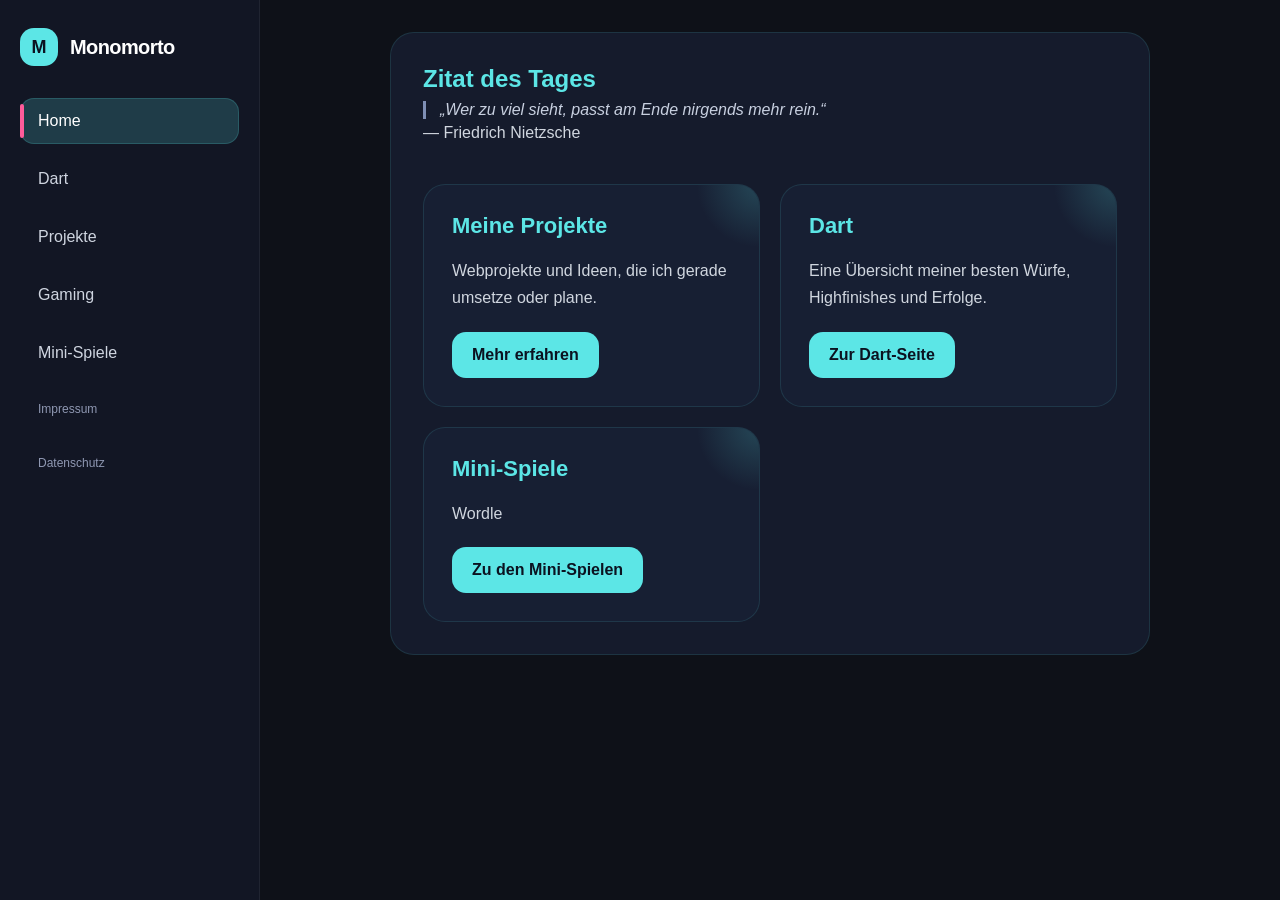
<file: index.html>
<!DOCTYPE html>
<html lang="de">
<head>
  <meta charset="UTF-8">
  <meta name="viewport" content="width=device-width, initial-scale=1.0">
  <meta name="robots" content="noindex, nofollow">
  <link rel="icon" type="image/png" href="images/output-onlinepngtools.png">
  <title>Monomorto</title>
  <link rel="stylesheet" href="styles.css">

  <style>
    /* ===== MOBILE FIX ===== */
    @media (max-width: 768px) {

      .app {
        display: flex;
        flex-direction: column;
      }

      /* Sidebar → oben */
      .sidebar {
        width: 100%;
        padding: 12px 16px;
        display: flex;
        flex-direction: column;
        align-items: flex-start;
      }

      .brand {
        display: flex;
        align-items: center;
        gap: 10px;
        margin-bottom: 10px;
      }

      .brand-title {
        font-size: 16px;
      }

      .sidebar-nav {
        display: flex;
        flex-wrap: wrap;
        gap: 8px;
        width: 100%;
      }

      .sidebar-nav li {
        margin: 0;
      }

      .sidebar-nav a {
        font-size: 13px;
        padding: 6px 10px;
      }

      /* Impressum / Datenschutz */
      .sidebar-nav li:last-child,
      .sidebar-nav li:nth-last-child(2) {
        width: 100%;
        margin-top: 4px;
      }

      /* Main */
      .main {
        padding: 12px;
      }

      /* Topbar */
      .topbar {
        display: flex;
        flex-direction: column;
        gap: 10px;
        align-items: flex-start;
      }

      .topbar h1 {
        font-size: 20px;
      }

      .topbar .button {
        width: 100%;
        text-align: center;
      }

      /* Grid */
      .grid {
        display: flex;
        flex-direction: column;
        gap: 12px;
        margin-top: 12px;
      }

      /* Cards */
      .card {
        width: 100%;
        padding: 16px;
      }

      .card h2 {
        font-size: 18px;
      }

      .card p {
        font-size: 14px;
      }

      /* Buttons */
      .card .button {
        display: block;
        width: 100%;
        text-align: center;
        margin-top: 8px;
      }
    }

    #daily-quote-section {
      margin-bottom: 16px;
    }

    #daily-quote-section h2 {
      margin: 0 0 8px 0;
    }

    #daily-quote {
      margin: 0;
      padding-left: 14px;
      border-left: 3px solid #7f8fb5;
      color: #c8d0e0;
      font-style: italic;
    }
  </style>
</head>

<body>
  <div class="app">

    <aside class="sidebar">
      <div class="brand">
        <span class="brand-blob">M</span>
        <div>
          <p class="brand-title">Monomorto</p>
        </div>
      </div>

      <ul class="sidebar-nav">
        <li><a href="index.html" class="active">Home</a></li>
        <li><a href="dart.html">Dart</a></li>
        <li><a href="projekte.html">Projekte</a></li>
        <li><a href="gaming.html">Gaming</a></li>
        <li><a href="minispiele.html">Mini-Spiele</a></li>

        <li style="margin-top: 12px;">
          <a href="impressum.html" style="font-size: 12px; color: #8f98b2;">Impressum</a>
        </li>
        <li>
          <a href="datenschutz.html" style="font-size: 12px; color: #8f98b2;">Datenschutz</a>
        </li>
      </ul>
    </aside>

    <main class="main">
      <section class="section">

        <section id="daily-quote-section" aria-label="Zitat des Tages">
          <h2>Zitat des Tages</h2>
          <blockquote id="daily-quote"></blockquote>
          <p id="daily-quote-author" hidden></p>
        </section>


      </br>
        <div class="grid">

          <article class="card">
            <h2>Meine Projekte</h2>
            <p>Webprojekte und Ideen, die ich gerade umsetze oder plane.</p>
            <a href="projekte.html" class="button">Mehr erfahren</a>
          </article>

          <article class="card">
            <h2>Dart</h2>
            <p>Eine Übersicht meiner besten Würfe, Highfinishes und Erfolge.</p>
            <a href="dart.html" class="button">Zur Dart-Seite</a>
          </article>

          <article class="card">
            <h2>Mini-Spiele</h2>
            <p>Wordle</p>
            <a href="minispiele.html" class="button">Zu den Mini-Spielen</a>
          </article>

        </div>
      </section>
    </main>

  </div>
  <script>
    const dailyQuotes = [
      {
        text: "Die Wahrheit ist doch die, wenn wir genug Lügen hören, erkennen wir irgendwann die Wahrheit nicht mehr."
      },
      {
        text: "Schmerz ist vergänglich, was bleibt ist der Stolz.",
        author: "Felix Blume"
      },
      {
        text: "Letztendlich ist Leben vergänglich, nur die Seele beständig, unser Körper nichts als ein temporäres Gefängnis.",
        author: "Felix Blume"
      },
      {
        text: "Wer zu viel sieht, passt am Ende nirgends mehr rein.",
        author: "Friedrich Nietzsche"
      }
    ];

    const now = new Date();
    const dayIndex = Math.floor(now.getTime() / 86400000) % dailyQuotes.length;
    const quoteEl = document.getElementById('daily-quote');
    const authorEl = document.getElementById('daily-quote-author');
    const currentQuote = dailyQuotes[dayIndex];

    if (quoteEl) {
      quoteEl.textContent = `„${currentQuote.text}“`;
    }

    if (authorEl) {
      if (currentQuote.author) {
        authorEl.textContent = `— ${currentQuote.author}`;
        authorEl.hidden = false;
      } else {
        authorEl.textContent = '';
        authorEl.hidden = true;
      }
    }
  </script>
</body>
</html>
</file>
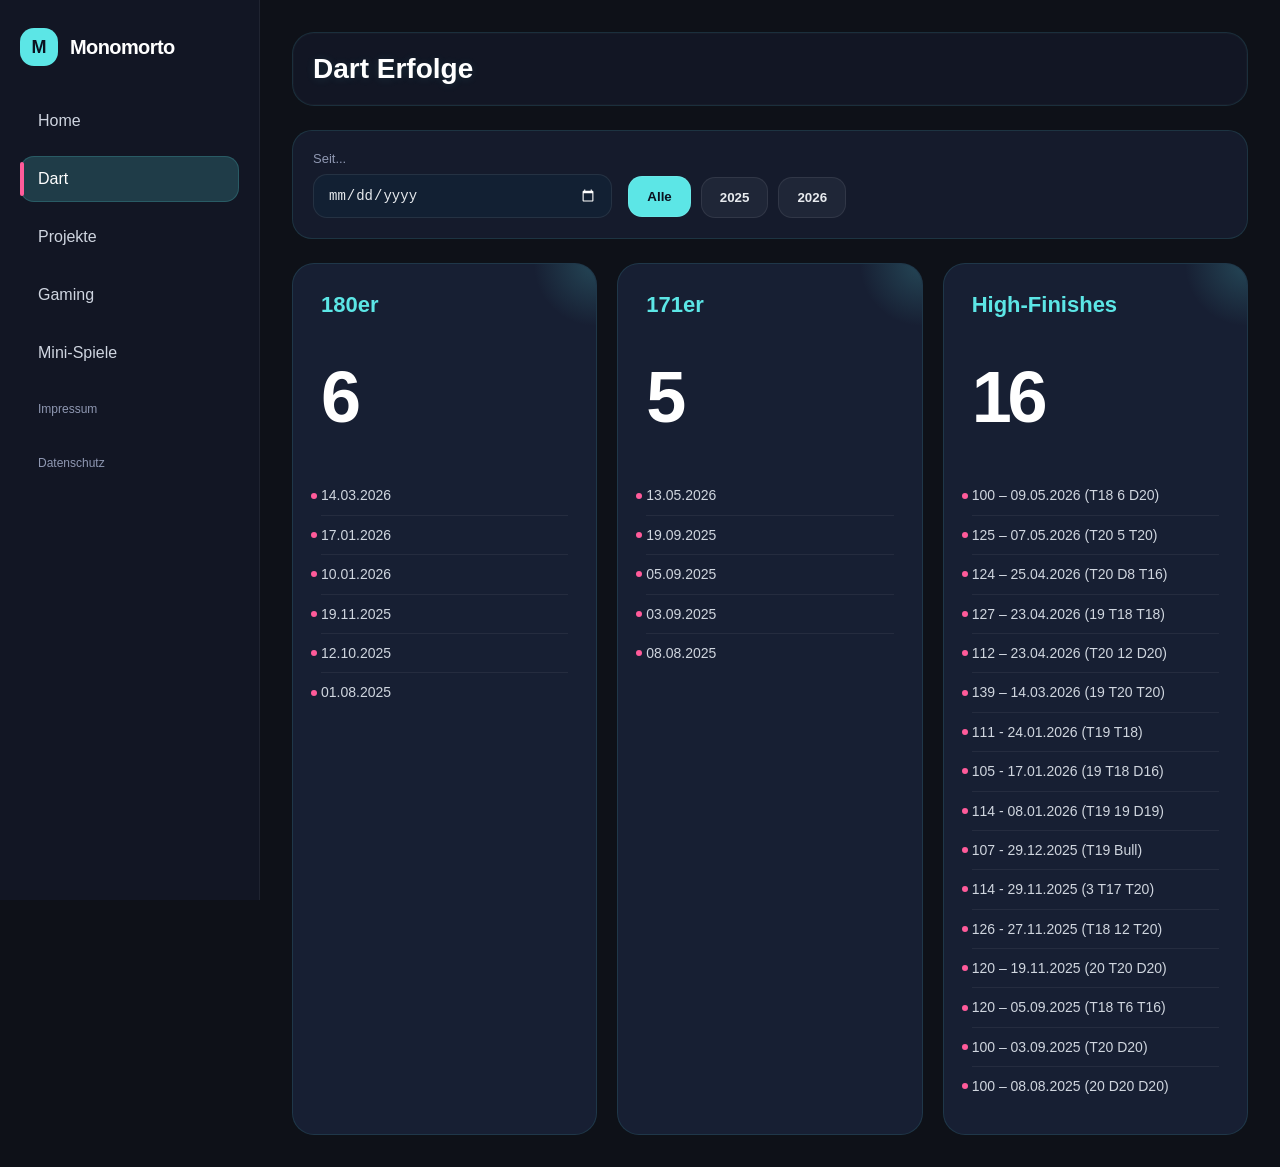
<file: dart.html>
<!DOCTYPE html>
<html lang="de">
<head>
  <meta charset="UTF-8">
  <meta name="viewport" content="width=device-width, initial-scale=1.0">
  <meta name="robots" content="noindex, nofollow">
  <link rel="icon" type="image/png" href="images/output-onlinepngtools.png">
  <title>Dart Erfolge</title>
  <link rel="stylesheet" href="styles.css">

  <style>
    /* ===== MOBILE FIX ===== */
    @media (max-width: 768px) {

      .app {
        display: flex;
        flex-direction: column;
      }

      /* ===== HEADER / SIDEBAR ===== */
      .sidebar {
        width: 100%;
        padding: 12px 16px;
        display: flex;
        flex-direction: column;
        align-items: flex-start;
      }

      .brand {
        display: flex;
        align-items: center;
        gap: 10px;
        margin-bottom: 10px;
      }

      .brand-title {
        font-size: 16px;
      }

      .sidebar-nav {
        display: flex;
        flex-wrap: wrap;
        gap: 8px;
        width: 100%;
      }

      .sidebar-nav li {
        margin: 0;
      }

      .sidebar-nav a {
        font-size: 13px;
        padding: 6px 10px;
      }

      /* Impressum / Datenschutz */
      .sidebar-nav li:last-child,
      .sidebar-nav li:nth-last-child(2) {
        width: 100%;
        margin-top: 4px;
      }

      /* ===== MAIN ===== */
      .main {
        padding: 12px;
      }

      .topbar h1 {
        font-size: 20px;
      }

      /* ===== FILTER ===== */
      .filter-panel {
        display: flex;
        flex-direction: column;
        gap: 12px;
      }

      .filter-group {
        width: 100%;
      }

      .filter-input {
        width: 100%;
      }

      .filter-actions {
        display: flex;
        gap: 8px;
        width: 100%;
      }

      .filter-button {
        flex: 1;
        text-align: center;
      }

      /* ===== GRID ===== */
      .grid {
        display: flex;
        flex-direction: column;
        gap: 12px;
      }

      /* ===== CARDS ===== */
      .card {
        width: 100%;
        padding: 16px;
      }

      .card h2 {
        font-size: 18px;
      }

      .count {
        font-size: 28px;
      }

      .entry-list li {
        font-size: 14px;
      }
    }
  </style>
</head>

<body>
  <div class="app">

    <aside class="sidebar">
      <div class="brand">
        <span class="brand-blob">M</span>
        <div>
          <p class="brand-title">Monomorto</p>
        </div>
      </div>

      <ul class="sidebar-nav">
        <li><a href="index.html">Home</a></li>
        <li><a href="dart.html" class="active">Dart</a></li>
        <li><a href="projekte.html">Projekte</a></li>
        <li><a href="gaming.html">Gaming</a></li>
        <li><a href="minispiele.html">Mini-Spiele</a></li>

        <li style="margin-top: 12px;">
          <a href="impressum.html" style="font-size: 12px; color: #8f98b2;">Impressum</a>
        </li>
        <li>
          <a href="datenschutz.html" style="font-size: 12px; color: #8f98b2;">Datenschutz</a>
        </li>
      </ul>
    </aside>

    <main class="main">
      <div class="topbar">
        <h1>Dart Erfolge</h1>
      </div>

      <div class="filter-panel">
        <div class="filter-group">
          <label for="filterSince">Seit...</label>
          <input id="filterSince" class="filter-input" type="date">
        </div>

        <div class="filter-actions">
          <button type="button" class="filter-button" data-filter="all">Alle</button>
          <button type="button" class="filter-button" data-filter="2025">2025</button>
          <button type="button" class="filter-button" data-filter="2026">2026</button>
        </div>
      </div>

      <div class="grid">

        <div class="card">
          <h2>180er</h2>
          <p class="count">6</p>
          <ul class="entry-list">
            <li>14.03.2026</li>
            <li>17.01.2026</li>
            <li>10.01.2026</li>
            <li>19.11.2025</li>
            <li>12.10.2025</li>
            <li>01.08.2025</li>
          </ul>
        </div>

        <div class="card">
          <h2>171er</h2>
          <p class="count">5</p>
          <ul class="entry-list">
            <li>13.05.2026</li>
            <li>19.09.2025</li>
            <li>05.09.2025</li>
            <li>03.09.2025</li>
            <li>08.08.2025</li>
          </ul>
        </div>

        <div class="card">
          <h2>High-Finishes</h2>
          <p class="count">16</p>
          <ul class="entry-list">
            <li>100 – 09.05.2026 (T18 6 D20)</li>
            <li>125 – 07.05.2026 (T20 5 T20)</li>
            <li>124 – 25.04.2026 (T20 D8 T16)</li>
            <li>127 – 23.04.2026 (19 T18 T18)</li>
            <li>112 – 23.04.2026 (T20 12 D20)</li>
            <li>139 – 14.03.2026 (19 T20 T20)</li>
            <li>111 - 24.01.2026 (T19 T18)</li>
            <li>105 - 17.01.2026 (19 T18 D16)</li>
            <li>114 - 08.01.2026 (T19 19 D19)</li>
            <li>107 - 29.12.2025 (T19 Bull)</li>
            <li>114 - 29.11.2025 (3 T17 T20)</li>
            <li>126 - 27.11.2025 (T18 12 T20)</li>
            <li>120 – 19.11.2025 (20 T20 D20)</li>
            <li>120 – 05.09.2025 (T18 T6 T16)</li>
            <li>100 – 03.09.2025 (T20 D20)</li>
            <li>100 – 08.08.2025 (20 D20 D20)</li>
          </ul>
        </div>

      </div>
    </main>
  </div>

  <script>
    (function() {
      let activeYear = null;
      const sinceInput = document.getElementById('filterSince');
      const buttons = document.querySelectorAll('.filter-button');
      const cards = [...document.querySelectorAll('.card')];

      cards.forEach(card => {
        const total = card.querySelectorAll('.entry-list li').length;
        card.dataset.total = total;
      });

      function parseDate(text) {
        const match = text.match(/\b(\d{2})\.(\d{2})\.(\d{4})\b/);
        if (!match) return null;
        return new Date(Number(match[3]), Number(match[2]) - 1, Number(match[1]));
      }

      function setActiveButton(filterKey) {
        buttons.forEach(button => {
          button.classList.toggle('active', button.dataset.filter === filterKey);
        });
      }

      function applyFilter() {
        const sinceValue = sinceInput.value ? new Date(sinceInput.value) : null;

        cards.forEach(card => {
          const items = [...card.querySelectorAll('.entry-list li')];
          let visibleCount = 0;

          items.forEach(item => {
            const date = parseDate(item.textContent);
            let visible = true;

            if (date) {
              if (activeYear !== null) {
                visible = date.getFullYear() === activeYear;
              }
              if (visible && sinceValue) {
                visible = date >= sinceValue;
              }
            }

            item.style.display = visible ? 'block' : 'none';
            if (visible) visibleCount++;
          });

          const count = card.querySelector('.count');
          count.textContent = activeYear !== null || sinceValue ? visibleCount : card.dataset.total;
        });
      }

      buttons.forEach(button => {
        button.addEventListener('click', () => {
          const filter = button.dataset.filter;

          setActiveButton(filter);

          if (filter === 'all') {
            activeYear = null;
            sinceInput.value = '';
          } else {
            activeYear = Number(filter);
            sinceInput.value = '';
          }

          applyFilter();
        });
      });

      sinceInput.addEventListener('change', () => {
        setActiveButton('');
        applyFilter();
      });

      setActiveButton('all');
      applyFilter();
    })();
  </script>
</body>
</html>
</file>
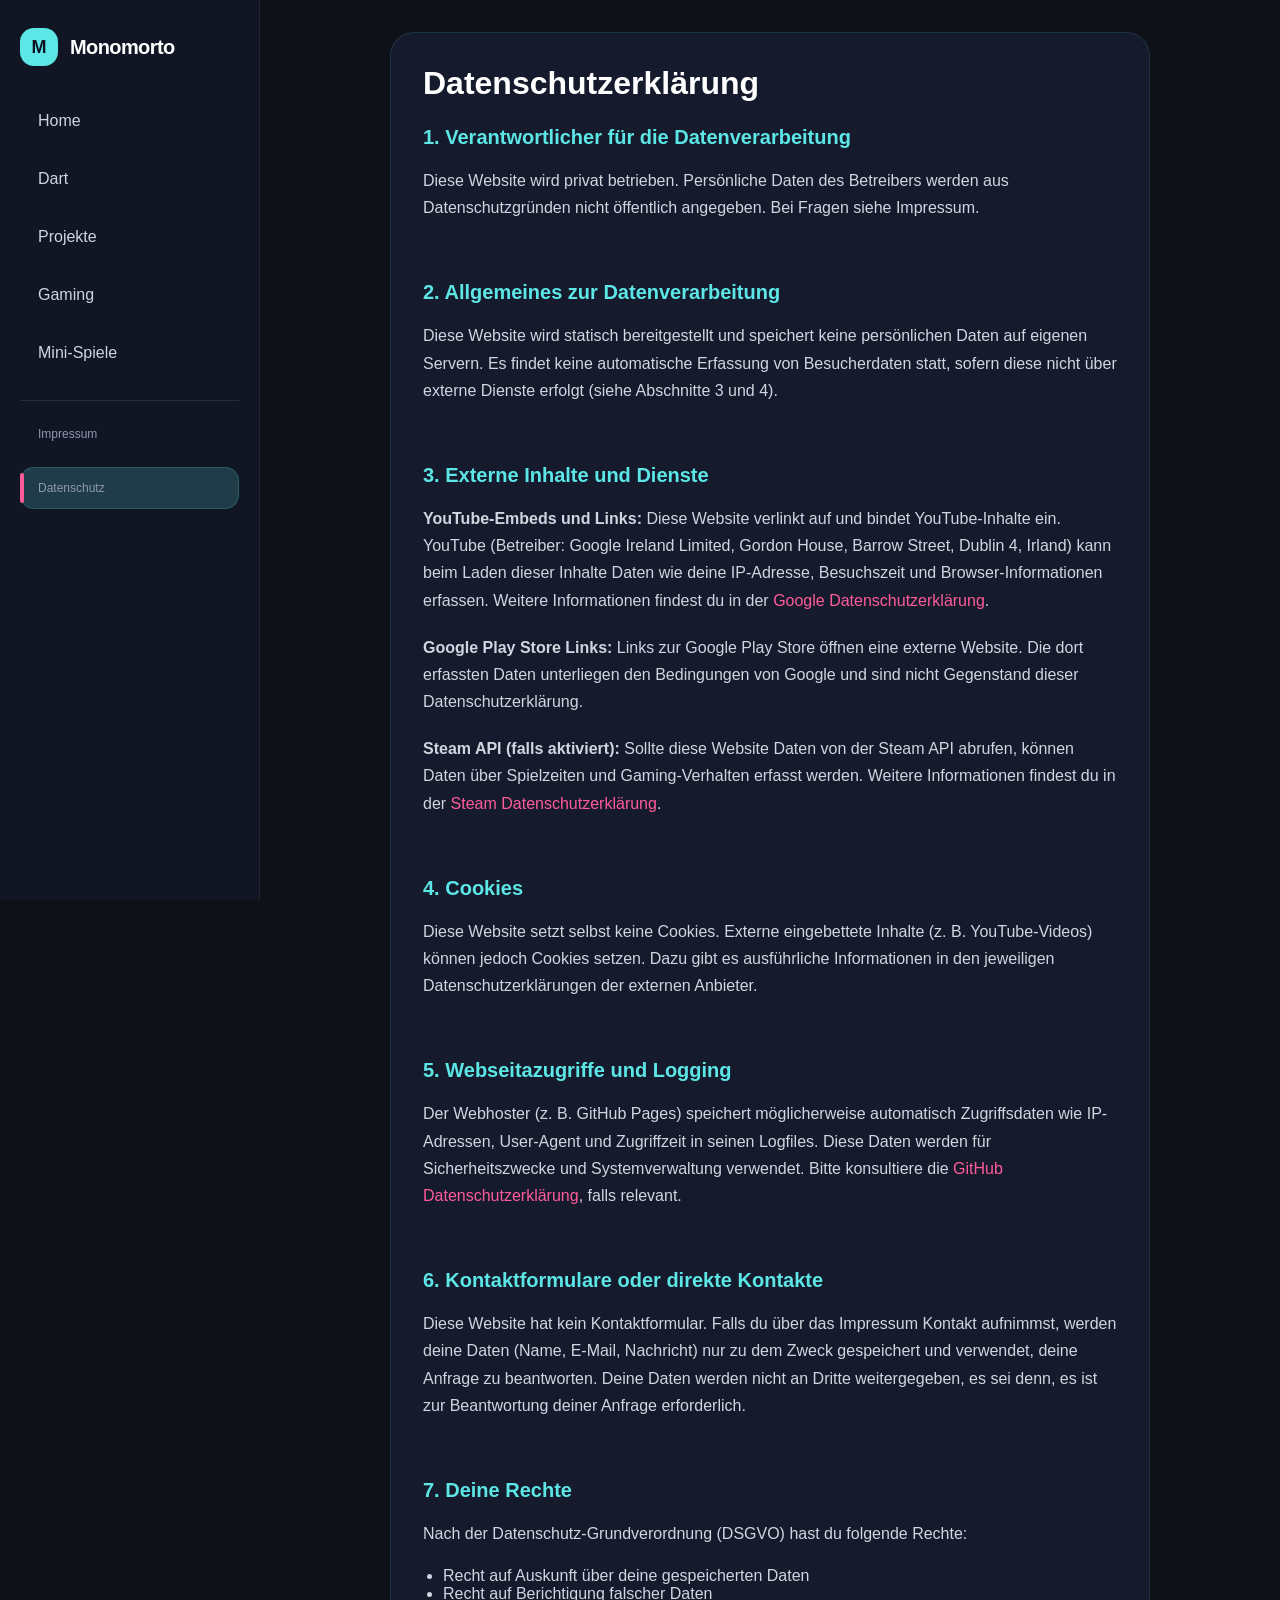
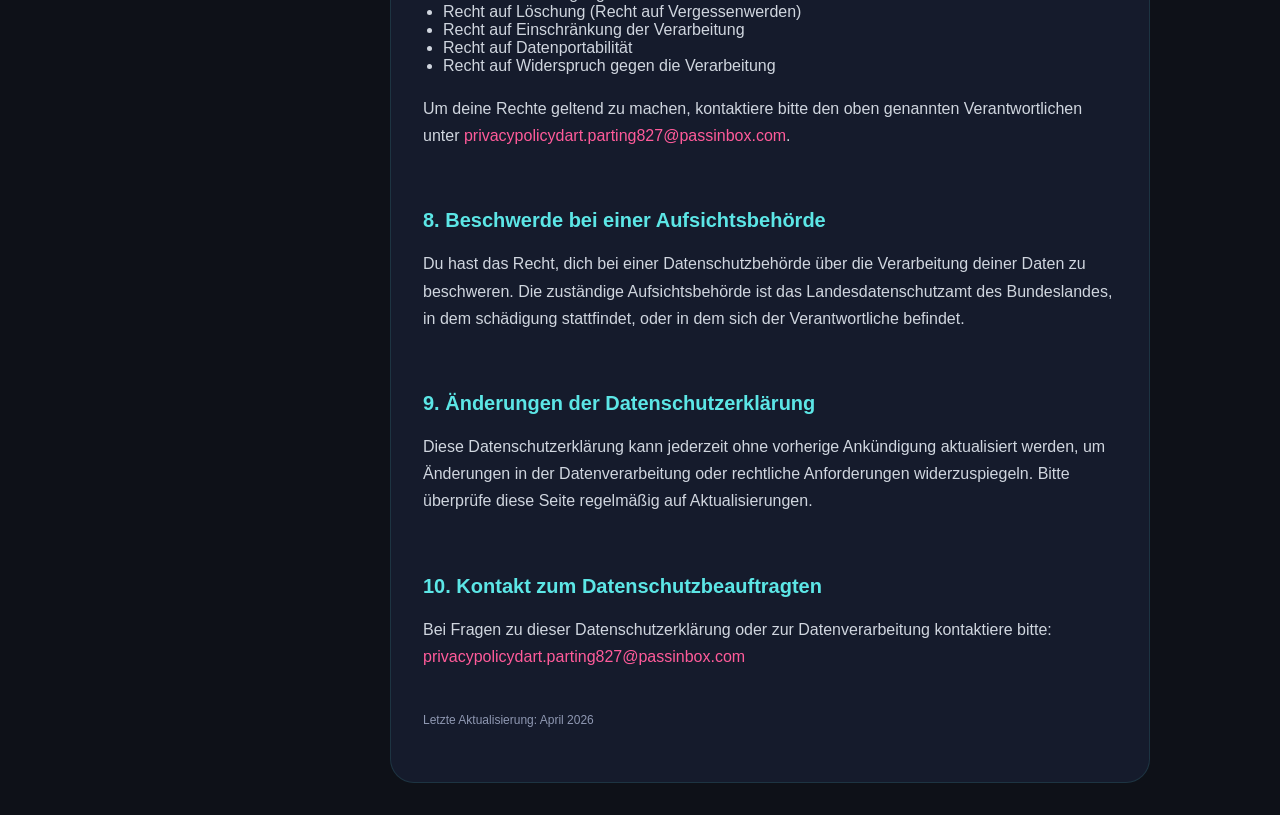
<file: datenschutz.html>
<!DOCTYPE html>
<html lang="de">
<head>
  <meta charset="UTF-8">
  <title>Datenschutz</title>
  <link rel="stylesheet" href="styles.css">
</head>
<body>
  <div class="app">
    <aside class="sidebar">
      <div class="brand">
        <span class="brand-blob">M</span>
        <div>
          <p class="brand-title">Monomorto</p>
        </div>
      </div>
      <ul class="sidebar-nav">
        <li><a href="index.html">Home</a></li>
        <li><a href="dart.html">Dart</a></li>
        <li><a href="projekte.html">Projekte</a></li>
        <li><a href="gaming.html">Gaming</a></li>
        <li><a href="minispiele.html">Mini-Spiele</a></li>
        <li style="margin-top: 24px; border-top: 1px solid rgba(255,255,255,0.1); padding-top: 12px;">
          <a href="impressum.html" style="font-size: 12px; color: #8f98b2;">Impressum</a>
        </li>
        <li>
          <a href="datenschutz.html" class="active" style="font-size: 12px; color: #8f98b2;">Datenschutz</a>
        </li>
      </ul>
    </aside>
    <main class="main">
      <section class="section">
        <h1>Datenschutzerklärung</h1>
        
        <div>
          <h3>1. Verantwortlicher für die Datenverarbeitung</h3>
          <p>Diese Website wird privat betrieben. Persönliche Daten des Betreibers werden aus Datenschutzgründen nicht öffentlich angegeben. Bei Fragen siehe Impressum.</p>
        </div>

        <div>
          <h3>2. Allgemeines zur Datenverarbeitung</h3>
          <p>Diese Website wird statisch bereitgestellt und speichert keine persönlichen Daten auf eigenen Servern. Es findet keine automatische Erfassung von Besucherdaten statt, sofern diese nicht über externe Dienste erfolgt (siehe Abschnitte 3 und 4).</p>
        </div>

        <div>
          <h3>3. Externe Inhalte und Dienste</h3>
          <p><strong>YouTube-Embeds und Links:</strong> Diese Website verlinkt auf und bindet YouTube-Inhalte ein. YouTube (Betreiber: Google Ireland Limited, Gordon House, Barrow Street, Dublin 4, Irland) kann beim Laden dieser Inhalte Daten wie deine IP-Adresse, Besuchszeit und Browser-Informationen erfassen. Weitere Informationen findest du in der <a href="https://policies.google.com/privacy" target="_blank" rel="noopener noreferrer">Google Datenschutzerklärung</a>.</p>
          <p><strong>Google Play Store Links:</strong> Links zur Google Play Store öffnen eine externe Website. Die dort erfassten Daten unterliegen den Bedingungen von Google und sind nicht Gegenstand dieser Datenschutzerklärung.</p>
          <p><strong>Steam API (falls aktiviert):</strong> Sollte diese Website Daten von der Steam API abrufen, können Daten über Spielzeiten und Gaming-Verhalten erfasst werden. Weitere Informationen findest du in der <a href="https://steampowered.com/privacy/privacy/" target="_blank" rel="noopener noreferrer">Steam Datenschutzerklärung</a>.</p>
        </div>

        <div>
          <h3>4. Cookies</h3>
          <p>Diese Website setzt selbst keine Cookies. Externe eingebettete Inhalte (z. B. YouTube-Videos) können jedoch Cookies setzen. Dazu gibt es ausführliche Informationen in den jeweiligen Datenschutzerklärungen der externen Anbieter.</p>
        </div>

        <div>
          <h3>5. Webseitazugriffe und Logging</h3>
          <p>Der Webhoster (z. B. GitHub Pages) speichert möglicherweise automatisch Zugriffsdaten wie IP-Adressen, User-Agent und Zugriffzeit in seinen Logfiles. Diese Daten werden für Sicherheitszwecke und Systemverwaltung verwendet. Bitte konsultiere die <a href="https://docs.github.com/en/site-policy/privacy-policies/github-privacy-statement" target="_blank" rel="noopener noreferrer">GitHub Datenschutzerklärung</a>, falls relevant.</p>
        </div>

        <div>
          <h3>6. Kontaktformulare oder direkte Kontakte</h3>
          <p>Diese Website hat kein Kontaktformular. Falls du über das Impressum Kontakt aufnimmst, werden deine Daten (Name, E-Mail, Nachricht) nur zu dem Zweck gespeichert und verwendet, deine Anfrage zu beantworten. Deine Daten werden nicht an Dritte weitergegeben, es sei denn, es ist zur Beantwortung deiner Anfrage erforderlich.</p>
        </div>

        <div>
          <h3>7. Deine Rechte</h3>
          <p>Nach der Datenschutz-Grundverordnung (DSGVO) hast du folgende Rechte:</p>
          <ul style="color: #d0d6df; margin: 16px 0 0; padding: 0 0 0 20px;">
            <li>Recht auf Auskunft über deine gespeicherten Daten</li>
            <li>Recht auf Berichtigung falscher Daten</li>
            <li>Recht auf Löschung (Recht auf Vergessenwerden)</li>
            <li>Recht auf Einschränkung der Verarbeitung</li>
            <li>Recht auf Datenportabilität</li>
            <li>Recht auf Widerspruch gegen die Verarbeitung</li>
          </ul>
          <p style="margin-top: 20px;">Um deine Rechte geltend zu machen, kontaktiere bitte den oben genannten Verantwortlichen unter <a href="mailto:privacypolicydart.parting827@passinbox.com">privacypolicydart.parting827@passinbox.com</a>.</p>
        </div>

        <div>
          <h3>8. Beschwerde bei einer Aufsichtsbehörde</h3>
          <p>Du hast das Recht, dich bei einer Datenschutzbehörde über die Verarbeitung deiner Daten zu beschweren. Die zuständige Aufsichtsbehörde ist das Landesdatenschutzamt des Bundeslandes, in dem schädigung stattfindet, oder in dem sich der Verantwortliche befindet.</p>
        </div>

        <div>
          <h3>9. Änderungen der Datenschutzerklärung</h3>
          <p>Diese Datenschutzerklärung kann jederzeit ohne vorherige Ankündigung aktualisiert werden, um Änderungen in der Datenverarbeitung oder rechtliche Anforderungen widerzuspiegeln. Bitte überprüfe diese Seite regelmäßig auf Aktualisierungen.</p>
        </div>

        <div>
          <h3>10. Kontakt zum Datenschutzbeauftragten</h3>
          <p>Bei Fragen zu dieser Datenschutzerklärung oder zur Datenverarbeitung kontaktiere bitte: <a href="mailto:privacypolicydart.parting827@passinbox.com">privacypolicydart.parting827@passinbox.com</a></p>
        </div>

        <p style="margin-top: 40px; color: #8f98b2; font-size: 12px;">Letzte Aktualisierung: April 2026</p>
      </section>
    </main>
  </div>
</body>
</html>
</file>
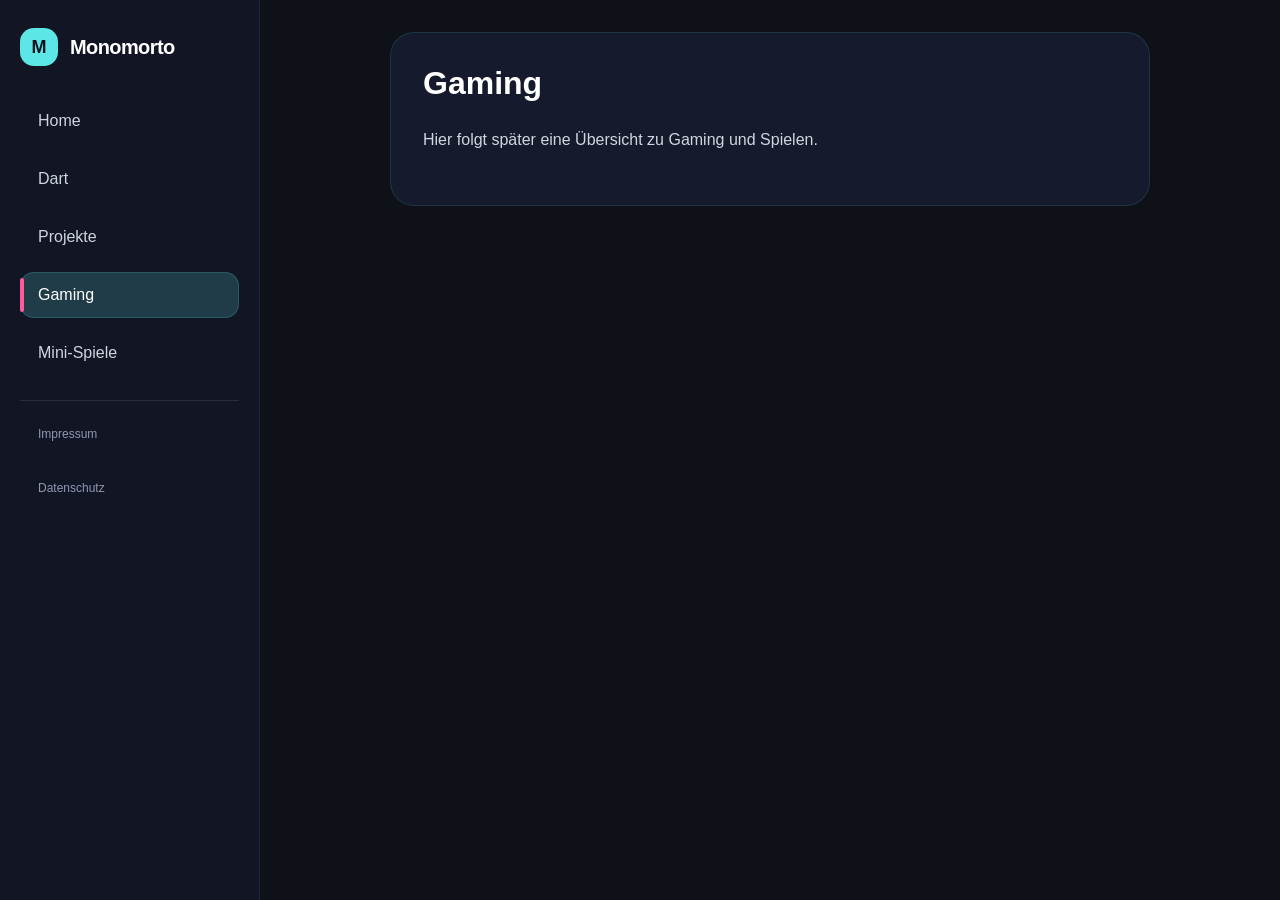
<file: gaming.html>
<!DOCTYPE html>
<html lang="de">
<head>
  <meta charset="UTF-8">
   <meta name="viewport" content="width=device-width, initial-scale=1.0">
  <meta name="robots" content="noindex, nofollow">
  <link rel="icon" type="image/png" href="images/output-onlinepngtools.png">
  <title>Gaming</title>
  <link rel="stylesheet" href="styles.css">
</head>
<body>
  <div class="app">
    <aside class="sidebar">
      <div class="brand">
        <span class="brand-blob">M</span>
        <div>
          <p class="brand-title">Monomorto</p>
        </div>
      </div>
      <ul class="sidebar-nav">
        <li><a href="index.html">Home</a></li>
        <li><a href="dart.html">Dart</a></li>
        <li><a href="projekte.html">Projekte</a></li>
        <li><a href="gaming.html" class="active">Gaming</a></li>
        <li><a href="minispiele.html">Mini-Spiele</a></li>
        <li style="margin-top: 24px; border-top: 1px solid rgba(255,255,255,0.1); padding-top: 12px;">
          <a href="impressum.html" style="font-size: 12px; color: #8f98b2;">Impressum</a>
        </li>
        <li>
          <a href="datenschutz.html" style="font-size: 12px; color: #8f98b2;">Datenschutz</a>
        </li>
      </ul>
    </aside>
    <main class="main">
      <section class="section">
        <h1>Gaming</h1>
        <p>Hier folgt später eine Übersicht zu Gaming und Spielen.</p>
      </section>
    </main>
  </div>
</body>
</html>
</file>
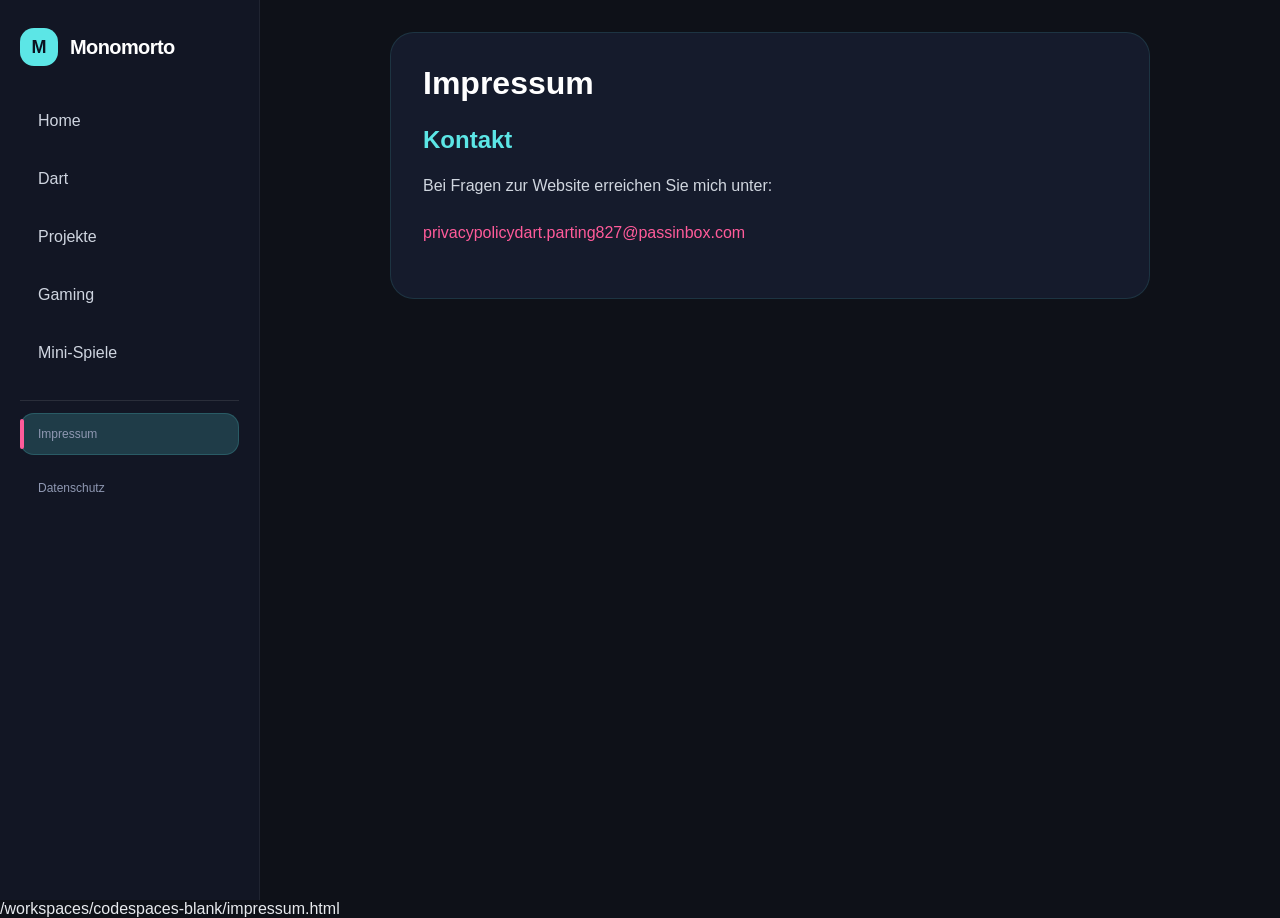
<file: impressum.html>
<!DOCTYPE html>
<html lang="de">
<head>
  <meta charset="UTF-8">
  <title>Impressum</title>
  <link rel="stylesheet" href="styles.css">
</head>
<body>
  <div class="app">
    <aside class="sidebar">
      <div class="brand">
        <span class="brand-blob">M</span>
        <div>
          <p class="brand-title">Monomorto</p>
        </div>
      </div>
      <ul class="sidebar-nav">
        <li><a href="index.html">Home</a></li>
        <li><a href="dart.html">Dart</a></li>
        <li><a href="projekte.html">Projekte</a></li>
        <li><a href="gaming.html">Gaming</a></li>
        <li><a href="minispiele.html">Mini-Spiele</a></li>
        <li style="margin-top: 24px; border-top: 1px solid rgba(255,255,255,0.1); padding-top: 12px;">
          <a href="impressum.html" class="active" style="font-size: 12px; color: #8f98b2;">Impressum</a>
        </li>
        <li>
          <a href="datenschutz.html" style="font-size: 12px; color: #8f98b2;">Datenschutz</a>
        </li>
      </ul>
    </aside>
    <main class="main">
      <section class="section">
        <h1>Impressum</h1>
        
        <h2>Kontakt</h2>
        <p>Bei Fragen zur Website erreichen Sie mich unter:</p>
        <p><a href="mailto:privacypolicydart.parting827@passinbox.com">privacypolicydart.parting827@passinbox.com</a></p>
      </section>
    </main>
  </div>
</body>
</html></content>
<parameter name="filePath">/workspaces/codespaces-blank/impressum.html
</file>
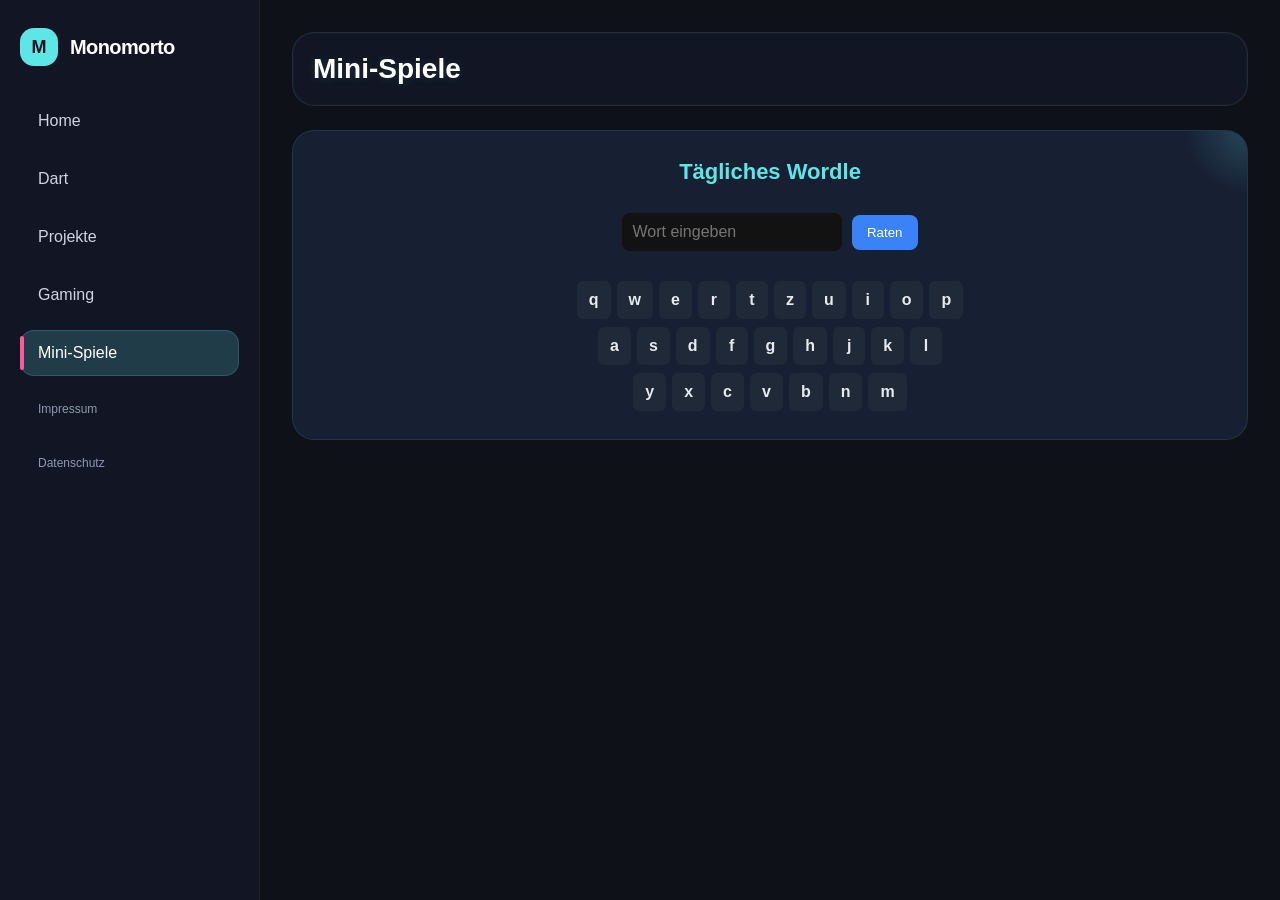
<file: minispiele.html>
<!DOCTYPE html>
<html lang="de">
<head>
  <meta charset="UTF-8">
  <meta name="viewport" content="width=device-width, initial-scale=1.0">
  <meta name="robots" content="noindex, nofollow">
  <link rel="icon" type="image/png" href="images/output-onlinepngtools.png">
  <title>Mini-Spiele</title>
  <link rel="stylesheet" href="styles.css">

  <style>
    .wordle-container { 
  text-align: center; 
}

/* Spielfeld */
.wordle-grid {
  display: grid;
  grid-template-columns: repeat(5, 50px);
  gap: 8px;
  justify-content: center;
  margin: 30px 0;
}

.wordle-cell {
  width: 50px;
  height: 50px;
  border: 2px solid #374151;
  display: flex;
  align-items: center;
  justify-content: center;
  font-size: 22px;
  font-weight: bold;
  text-transform: uppercase;
}

.correct { background: #22c55e; }
.present { background: #eab308; }
.wrong { background: #374151; }

/* Input */
.wordle-input {
  padding: 10px;
  border-radius: 8px;
  border: none;
  font-size: 16px;
  margin-top: 10px;
}

.wordle-button {
  padding: 10px 15px;
  margin-left: 5px;
  border-radius: 8px;
  border: none;
  background: #3b82f6;
  color: white;
  cursor: pointer;
}

.wordle-message {
  margin-top: 10px;
  font-weight: bold;
}

/* ===================== */
/* KEYBOARD DESKTOP */
/* ===================== */

.keyboard {
  margin-top: 30px;
  display: flex;
  flex-direction: column;
  gap: 8px;
  align-items: center;
}

.keyboard-row {
  display: flex;
  gap: 6px;
  justify-content: center;
}

.key {
  padding: 10px 12px;
  background: #1f2937;
  border-radius: 6px;
  cursor: pointer;
  user-select: none;
  font-weight: bold;
  transition: 0.2s;
  min-width: 32px;
  text-align: center;
}

.key.used {
  background: #111827;
  opacity: 0.5;
}

.key.correct { background: #22c55e; opacity: 1; }
.key.present { background: #eab308; opacity: 1; }

/* Animationen */
@keyframes pop {
  0% { transform: scale(0.7); opacity: 0; }
  100% { transform: scale(1); opacity: 1; }
}

@keyframes flip {
  0% { transform: rotateX(0); }
  50% { transform: rotateX(90deg); }
  100% { transform: rotateX(0); }
}

/* ===================== */
/* 📱 MOBILE FIX */
/* ===================== */

@media (max-width: 768px) {

  /* Spielfeld kleiner */
  .wordle-grid {
    grid-template-columns: repeat(5, 40px);
    gap: 6px;
  }

  .wordle-cell {
    width: 40px;
    height: 40px;
    font-size: 18px;
  }

  /* Input + Button */
  .wordle-input,
  .wordle-button {
    width: 100%;
    margin: 6px 0;
  }

  /* Keyboard auf Grid umstellen */
  .keyboard {
    width: 100%;
  }

  .keyboard-row {
    display: grid;
    grid-template-columns: repeat(10, 1fr);
    gap: 5px;
  }

  .keyboard-row:nth-child(2) {
    grid-template-columns: repeat(9, 1fr);
    margin: 0 5%;
  }

  .keyboard-row:nth-child(3) {
    grid-template-columns: repeat(7, 1fr);
    margin: 0 15%;
  }

  .key {
    padding: 10px 0;
    font-size: 13px;
  }
}

    /* ===== MOBILE FIX ===== */
    @media (max-width: 768px) {

      .app {
        display: flex;
        flex-direction: column;
      }

      .sidebar {
        width: 100%;
        padding: 12px 16px;
        display: flex;
        flex-direction: column;
        align-items: flex-start;
      }

      .brand {
        display: flex;
        align-items: center;
        gap: 10px;
        margin-bottom: 10px;
      }

      .brand-title {
        font-size: 16px;
      }

      .sidebar-nav {
        display: flex;
        flex-wrap: wrap;
        gap: 8px;
        width: 100%;
      }

      .sidebar-nav li {
        margin: 0;
      }

      .sidebar-nav a {
        font-size: 13px;
        padding: 6px 10px;
      }

      .sidebar-nav li:last-child,
      .sidebar-nav li:nth-last-child(2) {
        width: 100%;
        margin-top: 4px;
      }

      .main {
        padding: 12px;
      }

      .topbar h1 {
        font-size: 20px;
      }

      .grid {
        display: flex;
        flex-direction: column;
        gap: 12px;
      }

      .card {
        width: 100%;
        padding: 14px;
      }

      /* Wordle kleiner skalieren */
      .wordle-grid {
        grid-template-columns: repeat(5, 40px);
        gap: 6px;
      }

      .wordle-cell {
        width: 40px;
        height: 40px;
        font-size: 18px;
      }

      /* Input + Button untereinander */
      .wordle-input,
      .wordle-button {
        width: 100%;
        margin: 6px 0;
      }

      /* Tastatur kompakter */
      .key {
        padding: 8px;
        font-size: 12px;
      }
    }
  </style>
</head>
<body>

<div class="app">
  <aside class="sidebar">
    <div class="brand">
      <span class="brand-blob">M</span>
      <div><p class="brand-title">Monomorto</p></div>
    </div>

    <ul class="sidebar-nav">
      <li><a href="index.html">Home</a></li>
      <li><a href="dart.html">Dart</a></li>
      <li><a href="projekte.html">Projekte</a></li>
      <li><a href="gaming.html">Gaming</a></li>
      <li><a href="minispiele.html" class="active">Mini-Spiele</a></li>
      <li style="margin-top: 12px;">
        <a href="impressum.html" style="font-size: 12px; color: #8f98b2;">Impressum</a>
      </li>
      <li>
        <a href="datenschutz.html" style="font-size: 12px; color: #8f98b2;">Datenschutz</a>
      </li>
    </ul>
  </aside>

  <main class="main">
    <div class="topbar">
      <h1>Mini-Spiele</h1>
    </div>

    <div class="grid">
      <div class="card wordle-container">
        <h2>Tägliches Wordle</h2>

        <div id="board"></div>

        <input id="guessInput" class="wordle-input" maxlength="5" placeholder="Wort eingeben">
        <button class="wordle-button" onclick="submitGuess()">Raten</button>

        <p id="message" class="wordle-message"></p>

        <div class="keyboard" id="keyboard"></div>
      </div>
    </div>
  </main>
</div>

<script>
const words = [
"apfel","acker","alter","ampel","angel","anker","armut","asche","atlas","audio","augen","autos","azubi",
"bande","banjo","baron","basis","beere","beile","biene","birne","bombe","bonus","bucht","bulle","bunte",
"clown","coach","creme","danke","decke","delta","dicke","dinge","disco","dosen","drama","dreck","duell","durst",
"eimer","elite","engel","erben","essen","etage","eulen",
"fabel","faden","falle","farbe","feder","feuer","fisch","flame","flirt","fluch","folge","fuchs","funke",
"gabel","gasse","geier","geist","genie","glanz","golem",
"hafen","haken","halbe","hallo","hauch","hebel","hobby","hunde",
"ideal","insel",
"joker","junge",
"kakao","kanal","kater","kette","kiosk","klang","kleid","klima","knopf","koala",
"laden","lampe","lauch","leben","lehre","leise","linde","linie","lobby","luchs",
"magen","maler","mango","maske","meise","messe","meter","miete","milch","misch","motte",
"nadel","nacht","nager","narbe","nebel","neffe","niete","nobel","notiz",
"offen","olive","opfer","orden","orgel",
"pacht","panda","paris","party","pause","perle","pferd","pinsel","pirat","pixel","pizza",
"quark","queen","quitt",
"radio","ranke","raten","rebel","recht","regen","reise",
"sache","salat","schaf","schuh","seele","seife","seite",
"tacho","tante","taube","teich","tempo","tiger","tisch","titel","toast","trage","traum","trick","trost","tulpe",
"umweg","unmut","unter","uralt",
"vater","vegan","vogel",
"wache","waden","waffe","wagen","wange","weide","weiss","werft","wette","woche","wolke","wurst",
"yacht",
"zange","zauber","zeile","zebra","zicke","ziege","zunge"
];

function getDailyWord() {
  const start = new Date("2026-01-01");
  const today = new Date();
  const diff = Math.floor((today - start) / (1000*60*60*24));
  return words[diff % words.length];
}

const solution = getDailyWord();
let attempts = 0;
const maxAttempts = 6;
const usedLetters = new Set();

document.getElementById("guessInput").addEventListener("keydown", e => {
  if (e.key === "Enter") submitGuess();
});

function submitGuess() {
  const input = document.getElementById("guessInput");
  const guess = input.value.toLowerCase();

  if (guess.length !== 5) return showMessage("Bitte 5 Buchstaben eingeben");
  if (attempts >= maxAttempts) return;

  addRow(guess);
  updateKeyboard(guess);

  attempts++;

  if (guess === solution) {
    showMessage("Richtig! 🎉");
    input.disabled = true;
  } else if (attempts === maxAttempts) {
    showMessage("Lösung: " + solution.toUpperCase());
    input.disabled = true;
  }

  input.value = "";
}

function addRow(guess) {
  const board = document.getElementById("board");
  const row = document.createElement("div");
  row.className = "wordle-grid";

  for (let i = 0; i < 5; i++) {
    const cell = document.createElement("div");
    cell.className = "wordle-cell";
    cell.textContent = guess[i];

    cell.style.animation = `pop 0.2s ease ${i * 0.1}s`;

    setTimeout(() => {
      cell.style.animation = "flip 0.4s ease";

      if (guess[i] === solution[i]) {
        cell.classList.add("correct");
      } else if (solution.includes(guess[i])) {
        cell.classList.add("present");
      } else {
        cell.classList.add("wrong");
      }

    }, 300 + i * 200);

    row.appendChild(cell);
  }

  board.appendChild(row);
}

function createKeyboard() {
  const layout = ["qwertzuiop","asdfghjkl","yxcvbnm"];
  const kb = document.getElementById("keyboard");

  layout.forEach(rowLetters => {
    const row = document.createElement("div");
    row.className = "keyboard-row";

    rowLetters.split("").forEach(letter => {
      const key = document.createElement("div");
      key.className = "key";
      key.textContent = letter;

      key.onclick = () => {
        const input = document.getElementById("guessInput");
        if (input.value.length < 5) input.value += letter;
      };

      row.appendChild(key);
    });

    kb.appendChild(row);
  });
}

function updateKeyboard(guess) {
  guess.split("").forEach((letter, index) => {
    const key = [...document.querySelectorAll(".key")]
      .find(k => k.textContent.toLowerCase() === letter);

    if (!key) return;

    if (letter === solution[index]) {
      key.classList.remove("used", "present");
      key.classList.add("correct");
    } else if (solution.includes(letter)) {
      if (!key.classList.contains("correct")) {
        key.classList.remove("used");
        key.classList.add("present");
      }
    } else {
      if (!key.classList.contains("correct") && !key.classList.contains("present")) {
        key.classList.add("used");
      }
    }
  });
}

function showMessage(text) {
  document.getElementById("message").textContent = text;
}

createKeyboard();
</script>
</body>
</html>
</file>
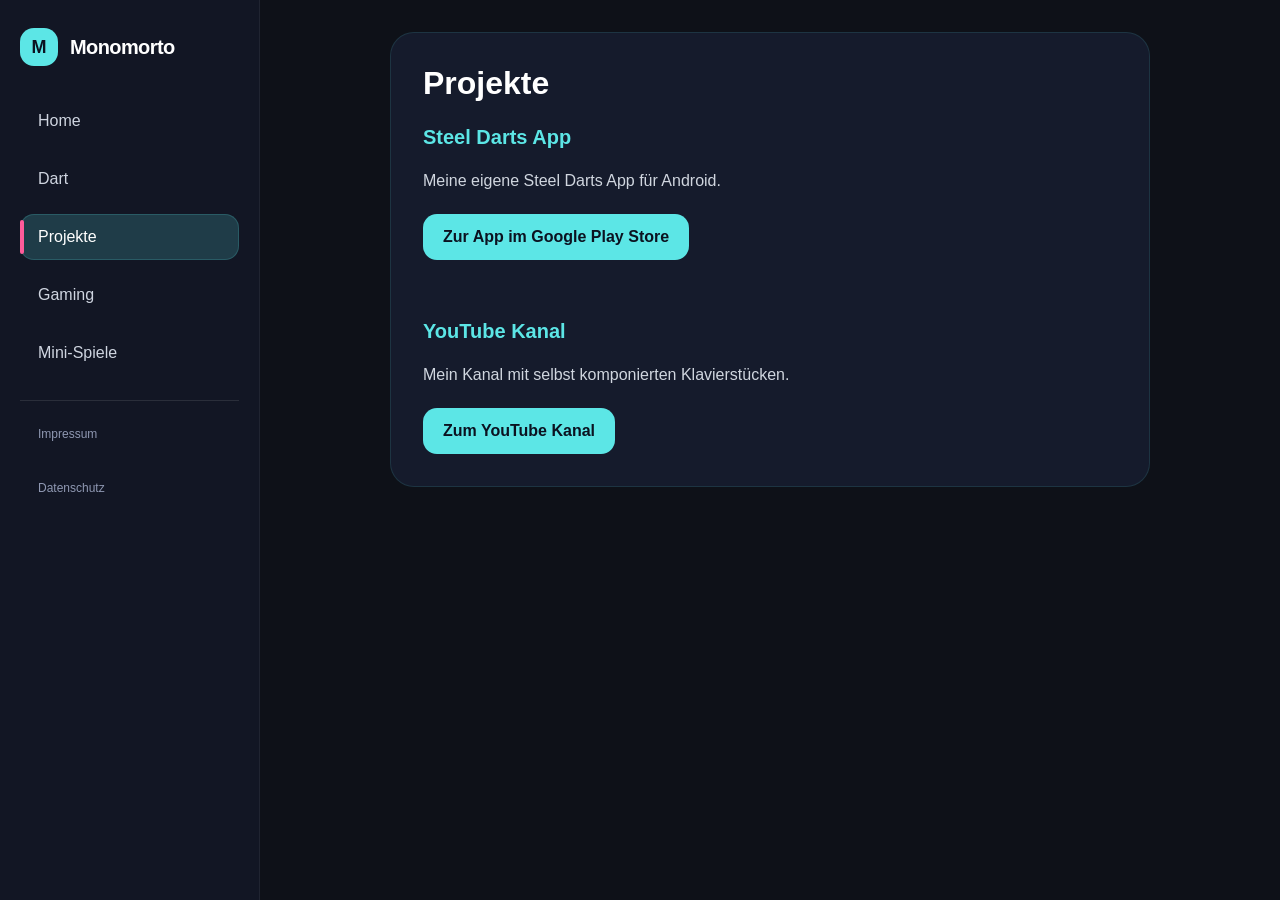
<file: projekte.html>
<!DOCTYPE html>
<html lang="de">
<head>
  <meta charset="UTF-8">
  <title>Projekte</title>
  <link rel="stylesheet" href="styles.css">
</head>
<body>
  <div class="app">
    <aside class="sidebar">
      <div class="brand">
        <span class="brand-blob">M</span>
        <div>
          <p class="brand-title">Monomorto</p>
        </div>
      </div>
      <ul class="sidebar-nav">
        <li><a href="index.html">Home</a></li>
        <li><a href="dart.html">Dart</a></li>
        <li><a href="projekte.html" class="active">Projekte</a></li>
        <li><a href="gaming.html">Gaming</a></li>
        <li><a href="minispiele.html">Mini-Spiele</a></li>
        <li style="margin-top: 24px; border-top: 1px solid rgba(255,255,255,0.1); padding-top: 12px;">
          <a href="impressum.html" style="font-size: 12px; color: #8f98b2;">Impressum</a>
        </li>
        <li>
          <a href="datenschutz.html" style="font-size: 12px; color: #8f98b2;">Datenschutz</a>
        </li>
      </ul>
    </aside>
    <main class="main">
      <section class="section">
        <h1>Projekte</h1>
        <div>
          <h3>Steel Darts App</h3>
          <p>Meine eigene Steel Darts App für Android.</p>
          <a href="https://play.google.com/store/apps/details?id=com.mydarts.darts&hl=de&pli=1" target="_blank" rel="noopener noreferrer" class="button">
            Zur App im Google Play Store
          </a>
        </div>
        <div>
          <h3>YouTube Kanal</h3>
          <p>Mein Kanal mit selbst komponierten Klavierstücken.</p>
          <a href="https://www.youtube.com/@MonomortoPiano" target="_blank" rel="noopener noreferrer" class="button" aria-label="YouTube Kanal Monomorto Piano">
            Zum YouTube Kanal
          </a>
        </div>
      </section>
    </main>
  </div>
</body>
</html>
</file>
<file: styles.css>
:root {
  color-scheme: dark;
  font-family: 'Inter', 'Segoe UI', Tahoma, Geneva, Verdana, sans-serif;
  background: #0e1118;
  color: #e7eaee;
}
* {
  box-sizing: border-box;
}
html, body {
  margin: 0;
  min-height: 100vh;
}
body {
  background: #0e1118;
  color: #e7eaee;
}
a {
  color: #ff5b9a;
  text-decoration: none;
}
a:hover {
  text-decoration: underline;
}
.app {
  display: flex;
  min-height: 100vh;
}
.sidebar {
  width: 260px;
  padding: 28px 20px;
  background: #121624;
  border-right: 1px solid rgba(255,255,255,0.06);
  position: fixed;
  height: 100vh;
  overflow-y: auto;
}
.brand {
  display: flex;
  align-items: center;
  gap: 12px;
  margin-bottom: 32px;
}
.brand-blob {
  width: 38px;
  height: 38px;
  border-radius: 14px;
  background: #5ce6e6;
  background-image: none;
  display: inline-flex;
  align-items: center;
  justify-content: center;
  color: #0b1220;
  font-weight: 700;
  font-size: 18px;
}
.brand-title {
  font-size: 20px;
  font-weight: 700;
  letter-spacing: -0.03em;
  margin: 0;
  color: #ffffff;
}
.sidebar-nav {
  list-style: none;
  padding: 0;
  margin: 0;
}
.sidebar-nav li {
  margin-bottom: 12px;
}
.sidebar-nav a {
  display: block;
  color: #cfd5e0;
  text-decoration: none;
  padding: 14px 18px;
  border-radius: 14px;
  transition: background 0.2s ease, color 0.2s ease, transform 0.2s ease;
  font-weight: 500;
  position: relative;
}
.sidebar-nav a.meta-link {
  font-size: 12px;
  color: #8f98b2;
  padding: 10px 14px;
}
.sidebar-nav a.meta-link:hover {
  background: rgba(92, 230, 230, 0.08);
  color: #ffffff;
}
.sidebar-nav a:hover {
  background: rgba(92, 230, 230, 0.12);
  color: #ffffff;
  transform: translateX(2px);
}
.sidebar-nav a.active {
  background: rgba(92,230,230,0.18);
  color: #ffffff;
  box-shadow: inset 0 0 0 1px rgba(92,230,230,0.18);
}
.sidebar-nav a.active::before {
  content: '';
  position: absolute;
  left: 0;
  top: 6px;
  bottom: 6px;
  width: 4px;
  border-radius: 4px;
  background: #ff5b9a;
}
.main {
  flex: 1;
  padding: 32px;
  margin-left: 260px;
}
.section {
  max-width: 760px;
  margin: 0 auto;
  background: rgba(22, 29, 45, 0.96);
  border: 1px solid rgba(92,230,230,0.12);
  border-radius: 24px;
  padding: 32px;
}
h1 {
  margin: 0 0 24px;
  font-size: 32px;
  color: #ffffff;
}
h2, h3 {
  margin: 0 0 18px;
  color: #5ce6e6;
}
h2 {
  font-size: 24px;
}
h3 {
  font-size: 20px;
}
p {
  margin: 0 0 20px;
  color: #d0d6df;
  line-height: 1.7;
}
.button {
  display: inline-flex;
  align-items: center;
  justify-content: center;
  padding: 14px 20px;
  background: #5ce6e6;
  background-image: none;
  color: #0b1220;
  text-decoration: none;
  border-radius: 14px;
  font-weight: 700;
  transition: transform 0.2s ease, opacity 0.2s ease;
}
.button:hover {
  transform: translateY(-2px);
  opacity: 0.95;
}
.youtube-preview {
  position: relative;
  width: 100%;
  padding-top: 56.25%;
  margin: 20px 0 16px;
  border-radius: 18px;
  overflow: hidden;
  border: 1px solid rgba(255,255,255,0.08);
  background: #0a0f1a;
}
.youtube-preview iframe {
  position: absolute;
  top: 0;
  left: 0;
  width: 100%;
  height: 100%;
  border: 0;
}
.section > div + div {
  margin-top: 60px;
}
.youtube-preview {
  display: none;
}
.topbar {
  display: flex;
  justify-content: space-between;
  align-items: center;
  gap: 12px;
  margin-bottom: 24px;
  padding: 20px;
  background: #121624;
  border: 1px solid rgba(92,230,230,0.12);
  border-radius: 22px;
  box-shadow: inset 0 0 0 1px rgba(255,255,255,0.02);
}
.topbar h1 {
  margin: 0;
  font-size: 28px;
  font-weight: 700;
  color: #ffffff;
  text-shadow: 0 1px 10px rgba(92,230,230,0.12);
}
.topbar a {
  display: inline-flex;
  align-items: center;
  justify-content: center;
  padding: 12px 18px;
  background: #1f2637;
  color: #e7eaee;
  text-decoration: none;
  border-radius: 14px;
  border: 1px solid rgba(255,255,255,0.08);
  transition: background 0.2s ease;
  font-weight: 600;
}
.topbar a:hover {
  background: #2f3851;
}
.grid {
  display: grid;
  grid-template-columns: repeat(auto-fit, minmax(240px, 1fr));
  gap: 20px;
}
.card {
  background: #171f33;
  border: 1px solid rgba(92,230,230,0.12);
  border-radius: 22px;
  padding: 28px;
  position: relative;
  overflow: hidden;
}
.card::after {
  content: '';
  position: absolute;
  top: 0;
  right: 0;
  width: 80px;
  height: 80px;
  background: radial-gradient(circle at top right, rgba(92,230,230,0.20), transparent 55%);
  pointer-events: none;
}
.card h2 {
  margin: 0 0 18px;
  font-size: 22px;
  color: #5ce6e6;
  font-weight: 700;
  position: relative;
  z-index: 1;
}
.card .count {
  font-size: 72px;
  font-weight: 800;
  margin: 0;
  color: #ffffff;
  letter-spacing: -0.06em;
}
.card small {
  color: #8f98b2;
  display: block;
  margin-top: 10px;
  font-size: 12px;
}
.entry-list {
  list-style: none;
  padding: 0;
  margin: 18px 0 0;
}
.entry-list li {
  color: #d0d6df;
  padding: 8px 0;
  border-bottom: 1px solid rgba(255,255,255,0.06);
  font-size: 14px;
  line-height: 1.6;
  position: relative;
}
.entry-list li:last-child {
  border-bottom: none;
}
.entry-list li::before {
  content: '';
  position: absolute;
  left: -10px;
  top: 50%;
  transform: translateY(-50%);
  width: 6px;
  height: 6px;
  border-radius: 50%;
  background: #ff5b9a;
}
.filter-panel {
  display: flex;
  flex-wrap: wrap;
  gap: 16px;
  align-items: flex-end;
  margin-bottom: 24px;
  padding: 20px;
  background: rgba(22, 29, 45, 0.96);
  border: 1px solid rgba(92,230,230,0.12);
  border-radius: 20px;
}
.filter-group {
  display: flex;
  flex-direction: column;
  min-width: 180px;
  flex: 1;
}
.filter-group label {
  font-size: 13px;
  color: #8f98b2;
  margin-bottom: 8px;
}
.filter-input {
  width: 100%;
  padding: 12px 14px;
  border-radius: 14px;
  border: 1px solid rgba(255,255,255,0.08);
  background: #122033;
  color: #e7eaee;
  font-size: 14px;
}
.filter-actions {
  display: flex;
  flex-wrap: wrap;
  gap: 10px;
  flex: 2;
}
.filter-button {
  padding: 12px 18px;
  border-radius: 14px;
  border: 1px solid rgba(255,255,255,0.08);
  background: #1f2637;
  color: #e7eaee;
  font-weight: 600;
  cursor: pointer;
  transition: transform 0.2s ease, background 0.2s ease;
}
.filter-button:hover,
.filter-button.active {
  background: #5ce6e6;
  color: #0b1220;
  transform: translateY(-1px);
}
.tab-content {
  margin-top: 28px;
}
.section-title {
  margin: 0 0 18px;
  color: #ff5b9a;
  font-size: 24px;
  letter-spacing: -0.02em;
}
.steam-account,
.top-games {
  padding: 22px;
  border-radius: 18px;
  background: rgba(255,255,255,0.03);
  border: 1px solid rgba(92,230,230,0.08);
  margin-bottom: 20px;
}
.steam-account p,
.top-games p {
  margin: 0.35rem 0;
  color: #d0d6df;
}
.steam-account strong {
  color: #5ce6e6;
}
.top-games ul {
  list-style: none;
  margin: 16px 0 0;
  padding: 0;
  display: grid;
  gap: 12px;
}
.top-games li {
  display: grid;
  grid-template-columns: minmax(0, 1fr) auto;
  align-items: center;
  gap: 14px;
  padding: 14px 16px;
  border-radius: 14px;
  background: rgba(255,255,255,0.04);
  border: 1px solid rgba(255,255,255,0.08);
}
.game-info {
  display: flex;
  align-items: center;
  gap: 12px;
  color: #e7eaee;
  font-weight: 500;
}
.game-info img {
  width: 24px;
  height: 24px;
  border-radius: 6px;
  object-fit: cover;
}
.game-info a {
  color: #ff5b9a;
  text-decoration: none;
}
.game-info a:hover {
  text-decoration: underline;
}
.playtime {
  color: #d0d6df;
  font-size: 0.95rem;
  white-space: nowrap;
}

/* Mobile Optimierung */
@media (max-width: 1024px) {
  .app {
    display: block;
  }
  
  .sidebar {
    width: 100%;
    max-width: 100%;
    min-width: 0;
    height: auto !important;
    position: relative !important;
    left: auto !important;
    right: auto !important;
    padding: 8px 12px;
    border-right: none;
    border-bottom: 1px solid rgba(255,255,255,0.06);
    overflow: visible;
    box-sizing: border-box;
  }
  
  .brand {
    margin-bottom: 8px;
  }
  
  .brand-title {
    font-size: 14px;
  }
  
  .brand-blob {
    width: 28px;
    height: 28px;
    font-size: 14px;
  }
  
  .sidebar-nav {
    display: block;
    min-width: 0;
  }
  
  .sidebar-nav li {
    margin-bottom: 8px;
  }
  
  .sidebar-nav a {
    display: block;
    width: 100%;
    box-sizing: border-box;
    padding: 10px 12px;
    font-size: 13px;
    border-radius: 10px;
    white-space: normal;
  }
  
  .main {
    margin-left: 0 !important;
    padding: 16px;
    flex: 1;
    width: 100%;
    min-width: 0;
  }
  
  .section {
    padding: 16px;
    margin: 0;
    max-width: 100%;
  }
  
  .topbar {
    flex-direction: column;
    align-items: flex-start;
    padding: 16px;
  }
  
  .topbar h1 {
    font-size: 22px;
  }
  
  .grid {
    grid-template-columns: 1fr;
  }
  
  .filter-panel {
    flex-direction: column;
    padding: 16px;
    gap: 12px;
  }
  
  .filter-group {
    min-width: auto;
  }
  
  .filter-actions {
    flex-direction: column;
    gap: 10px;
  }
  
  .filter-button {
    width: 100%;
  }
  
  .card {
    padding: 20px;
  }
  
  .card h2 {
    font-size: 18px;
  }
  
  .card .count {
    font-size: 48px;
  }
  
  .entry-list li {
    font-size: 13px;
    padding: 6px 0;
  }
  
  h1 {
    font-size: 24px;
  }
  
  h2 {
    font-size: 20px;
  }
  
  h3 {
    font-size: 18px;
  }
  
  .button {
    padding: 12px 16px;
    font-size: 14px;
    width: 100%;
    text-align: center;
  }
  
  .steam-account,
  .top-games {
    padding: 16px;
  }
  
  .top-games li {
    flex-direction: column;
    align-items: flex-start;
    gap: 10px;
  }
  
  .playtime {
    width: 100%;
    text-align: left;
  }
}

@media (max-width: 680px) {
  .sidebar-nav a {
    padding: 10px 14px;
    font-size: 13px;
  }
  
  .topbar {
    padding: 14px;
  }
  
  .main {
    padding: 12px;
  }
  
  .section {
    padding: 14px;
  }
}
</file>
